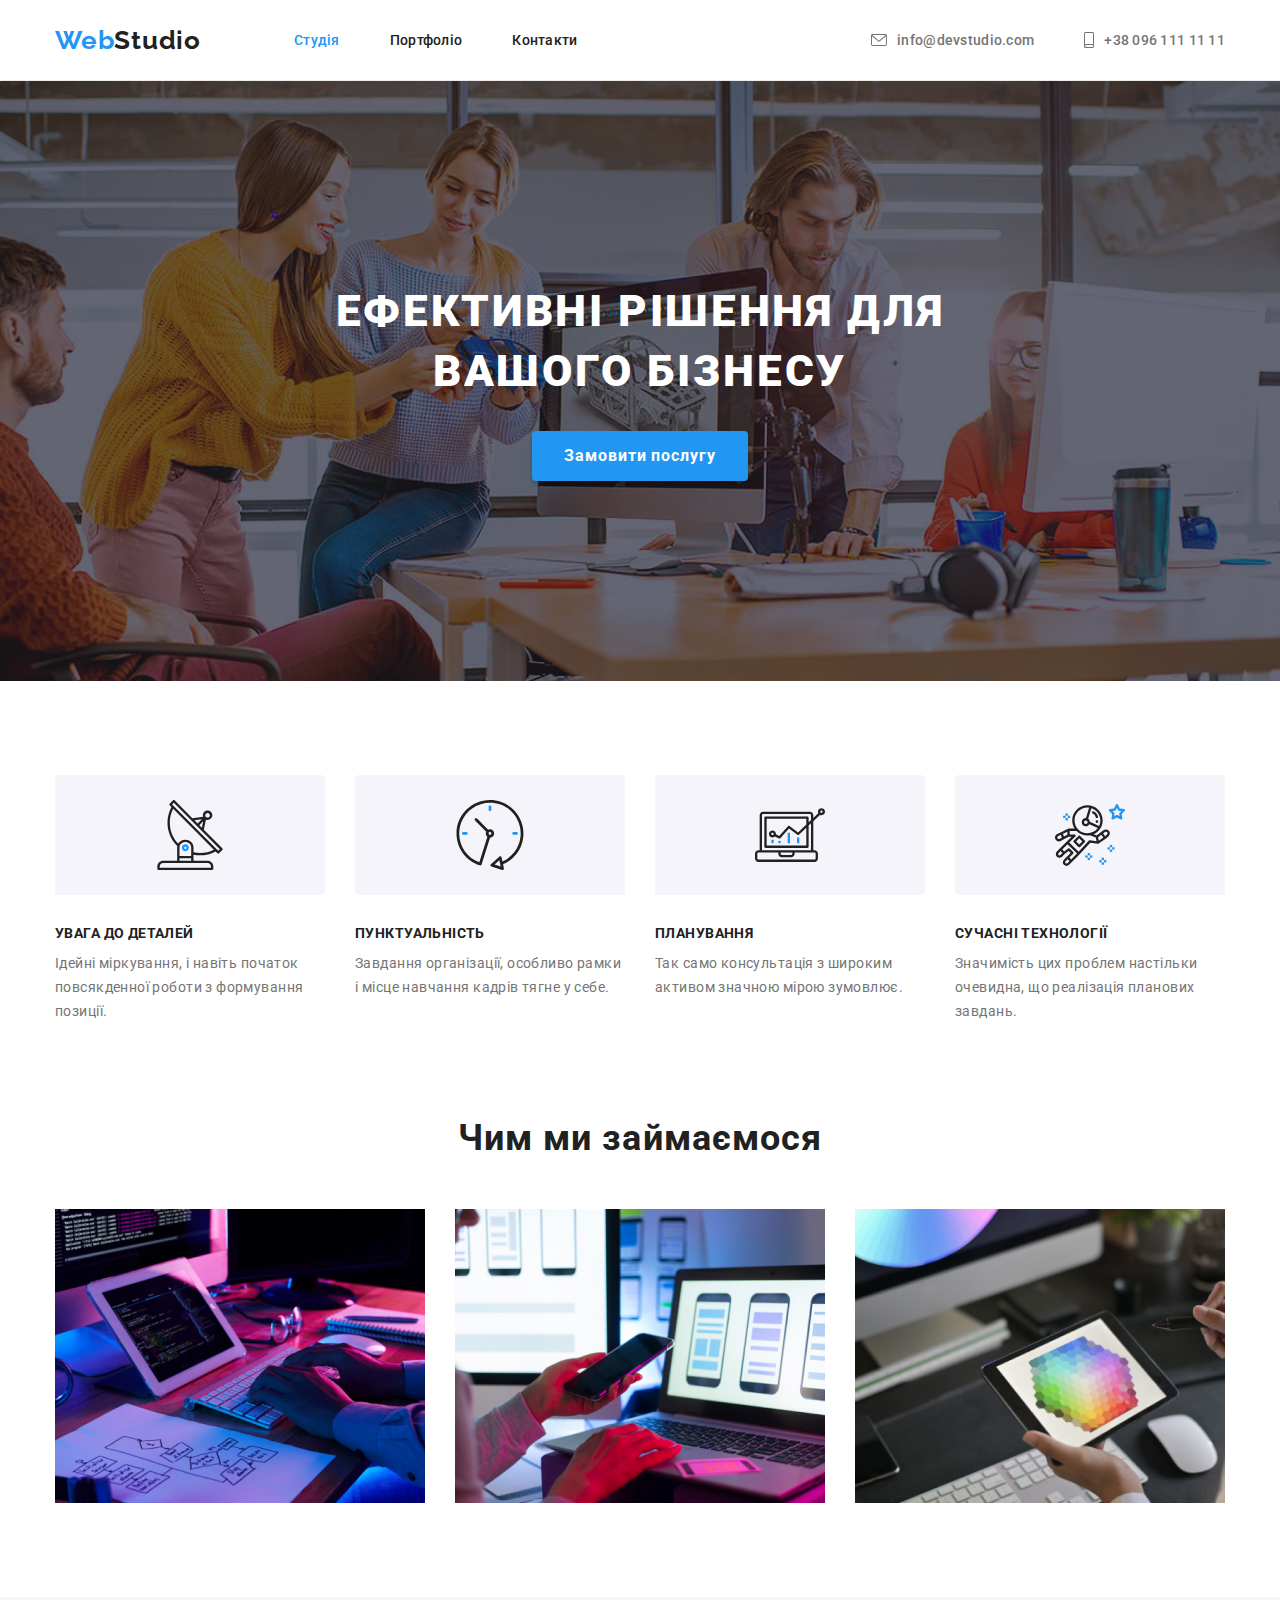
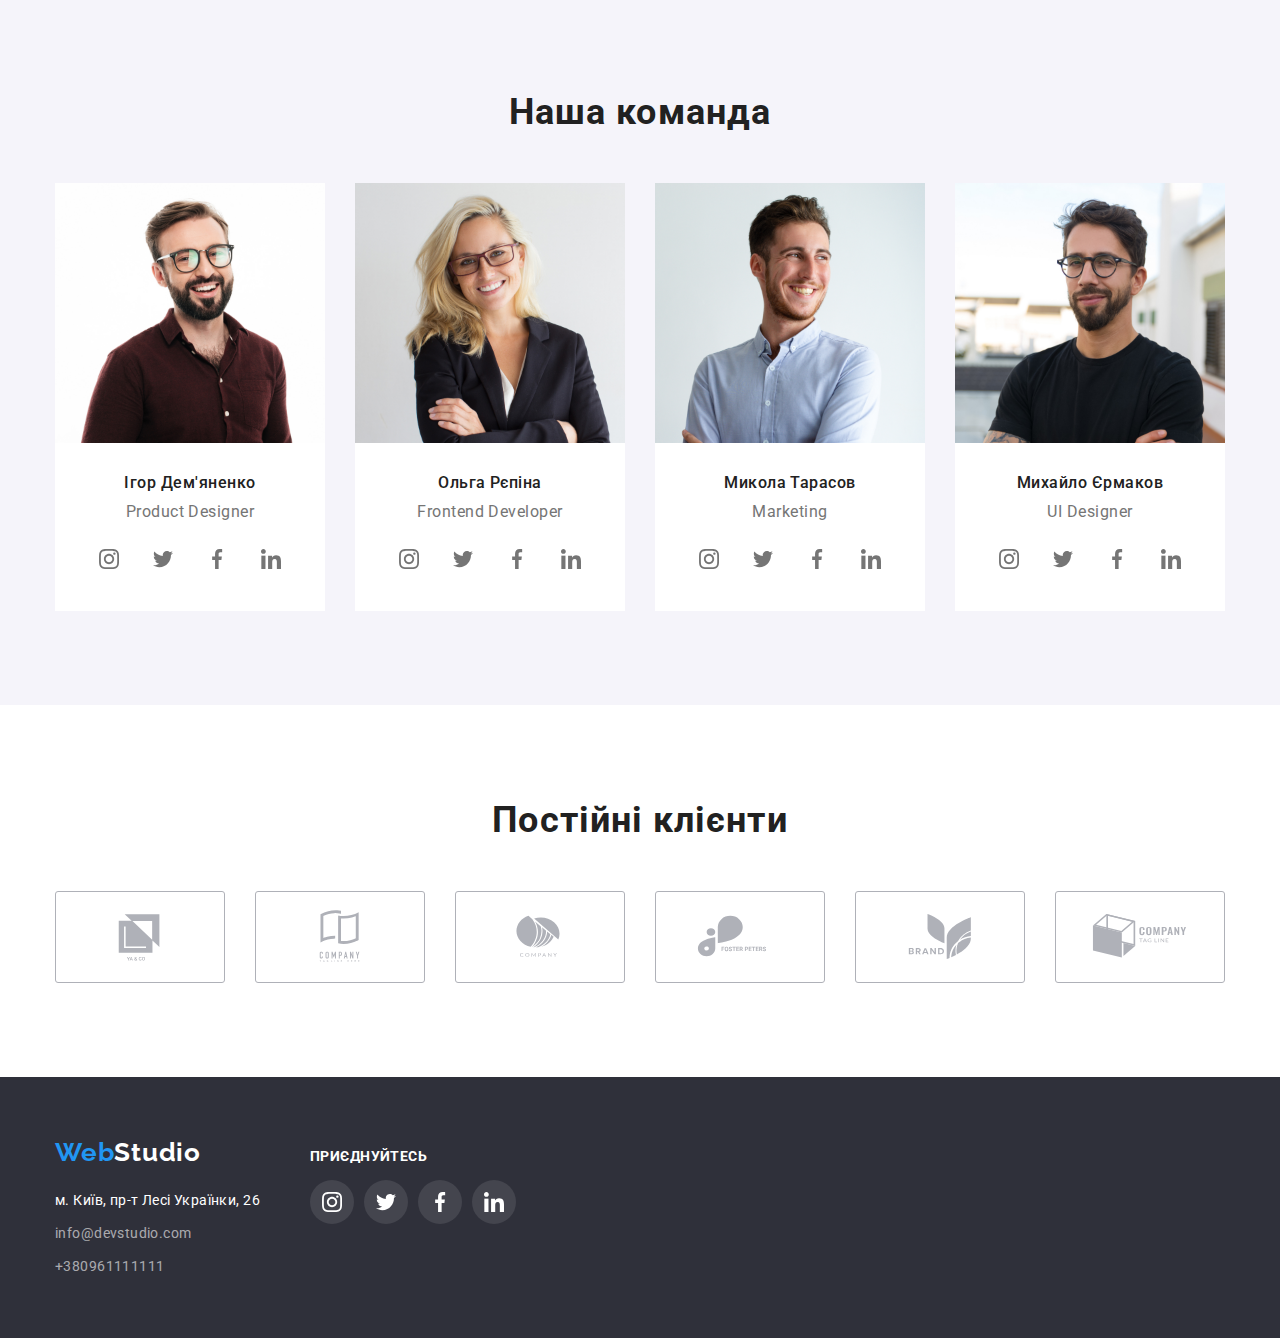
<file: index.html>
<!DOCTYPE html>
<html lang="uk">
<head>
    <meta charset="UTF-8">
    <meta http-equiv="X-UA-Compatible" content="IE=edge">
    <meta name="viewport" content="width=device-width, initial-scale=1.0">
    <link rel="preconnect" href="https://fonts.googleapis.com">
    <link rel="preconnect" href="https://fonts.gstatic.com" crossorigin>
    <link href="https://fonts.googleapis.com/css2?family=Raleway:wght@700&family=Roboto:wght@400;500;700;900&display=swap" rel="stylesheet"> 
    <link rel="stylesheet" href="https://cdnjs.cloudflare.com/ajax/libs/modern-normalize/1.1.0/modern-normalize.min.css">
    <link rel="stylesheet" href="styles/styles.css">
    <title>Website</title>
</head>
<body>
    <header class="page-header">
        <div class="container header-box">
            <a class="logo" href="/"><span class="logo-accent">Web</span><span class="logo-dark">Studio</span></a>            
            <nav class="page-navigation">
                <ul class="list nav-list">
                    <li>
                        <a class="link current" href="./index.html">Студія</a>
                    </li>
                    <li>
                        <a class="link" href="./portfolio.html">Портфоліо</a>
                    </li>
                    <li>
                        <a class="link" href="/">Контакти</a>
                    </li>
                </ul>
            </nav>

            <ul class="list-kontact">
                <li class="contacts-li">
                    <a class="link" href="mailto:info@devstudio.com">
                        <svg class="icon-envelope" width="16" height="12">
                        <use href="./images/symbol-defs.svg#icon-envelope"></use>
                    </svg> info@devstudio.com</a>
                </li>
                <li class="contacts-li">
                    <a class="link" href="tel:+380961111111">
                        <svg class="icon-envelope" width="10" height="16">
                            <use href="./images/symbol-defs.svg#icon-smartphone"></use>
                        </svg> +38 096 111 11 11</a>
                </li>
            </ul>
        </div>
    </header>


    <main>
        <!-- 1 -->
        <section class="hero">
            <div class="container">
                    <h1 class="hero-h1">Ефективні рішення для вашого бізнесу</h1>
                    <button class="hero-button" type="button">Замовити послугу</button>
            </div> 
        </section>

        <!-- 2 -->
                <section class="section feature">
                    <div class="container">
                        <h2 class="title visually-hidden">ВІРТЕ У СЕБЕ</h2>
                        <ul class="list feature-list">
                            <li class="feature-item">
                                <div class="feature-image">
                                    <svg width="70" height="70">
                                        <use href="./images/symbol-defs.svg#icon-antenna-1"></use>
                                    </svg>
                                </div>
                                <h3 class="feature-title">
                                    УВАГА ДО ДЕТАЛЕЙ
                                </h3>
                                <p class="feature-text">
                                    Ідейні міркування, і навіть початок повсякденної роботи з формування позиції. 
                                </p>
                            </li>
                            <li class="feature-item">
                                <div class="feature-image">
                                    <svg width="70" height="70">
                                        <use href="./images/symbol-defs.svg#icon-clock-1"></use>
                                    </svg>
                                </div>
                                <h3 class="feature-title">
                                    ПУНКТУАЛЬНІСТЬ
                                </h3>
                                <p class="feature-text">
                                    Завдання організації, особливо рамки і місце навчання кадрів тягне у себе.
                                </p>
                            </li>
                            <li class="feature-item">
                                <div class="feature-image">
                                    <svg width="70" height="70">
                                        <use href="./images/symbol-defs.svg#icon-diagram-1"></use>
                                    </svg>
                                </div>
                                <h3 class="feature-title">
                                    ПЛАНУВАННЯ
                                </h3>
                                <p class="feature-text">
                                    Так само консультація з широким активом значною мірою зумовлює.
                                </p>
                            </li>
                            <li class="feature-item">
                                <div class="feature-image">
                                    <svg width="70" height="70">
                                        <use href="./images/symbol-defs.svg#icon-astronaut-1"></use>
                                    </svg>
                                </div>
                                <h3 class="feature-title">
                                    СУЧАСНІ ТЕХНОЛОГІЇ
                                </h3>
                                <p class="feature-text">
                                    Значимість цих проблем настільки очевидна, що реалізація планових завдань.
                                </p>
                            </li>
                        </ul>
                    </div>        
        </section>
         

        <!-- 3 -->
        <section class="section about">
            <div class="container">
                    <h2 class="title">
                        Чим ми займаємося
                    </h2>

                    <ul class="list about-list">
                        <li>
                            <img src="images/box_1.jpg" alt="Service 1" width="370" />
                        </li>
                        <li>
                            <img src="images/box_2.jpg" alt="Service 2" width="370" />
                        </li>
                        <li>
                            <img src="images/box_3.jpg" alt="Service 3" width="370" />
                        </li>
                    </ul>
            </div>        
        </section>


        <!-- 4 -->
        <section class="section team">
            <div class="container">
                    <h2 class="title">
                        Наша команда
                    </h2>
                    <ul class="list team-list">
                        <li>
                            <img src="images/img.jpg" alt="men 1" width="270" />
                            <div class="team-humen">
                                    <h3 class="team-title">
                                        Ігор Дем'яненко
                                    </h3>
                                    <p class="team-text">
                                        Product Designer
                                    </p>
                                    <ul class="social-person-list">
                                        <li>
                                            <a class="social-link"href="">
                                                <svg width="20" height="20">
                                                    <use href="./images/symbol-defs.svg#icon-instagram-2"></use>
                                                </svg>
                                            </a>
                                        </li>
                                        <li>
                                            <a class="social-link"href="">
                                                <svg width="20" height="20">
                                                    <use href="./images/symbol-defs.svg#icon-twitter-1"></use>
                                                </svg>
                                            </a>
                                        </li>
                                        <li>
                                            <a class="social-link"href="">
                                                <svg width="20" height="20">
                                                    <use href="./images/symbol-defs.svg#icon-facebook-1"></use>
                                                </svg>
                                            </a>
                                        </li>
                                        <li>
                                            <a class="social-link"href="">
                                                <svg width="20" height="20">
                                                    <use href="./images/symbol-defs.svg#icon-linkedin-1"></use>
                                                </svg>
                                            </a>
                                        </li>
                                    </ul>
                            </div>
                                </li>

                                <li>
                                    <img src="images/img1.jpg" alt="woman 2" width="270" />
                                    <div class="team-humen">
                                        <h3 class="team-title">
                                            Ольга Рєпіна
                                        </h3>
                                        <p class="team-text">
                                            Frontend Developer
                                        </p>
                                        <ul class="social-person-list">
                                            <li>
                                                <a class="social-link"href="">
                                                    <svg width="20" height="20">
                                                        <use href="./images/symbol-defs.svg#icon-instagram-2"></use>
                                                    </svg>
                                                </a>
                                            </li>
                                            <li>
                                                <a class="social-link"href="">
                                                    <svg width="20" height="20">
                                                        <use href="./images/symbol-defs.svg#icon-twitter-1"></use>
                                                    </svg>
                                                </a>
                                            </li>
                                            <li>
                                                <a class="social-link"href="">
                                                    <svg width="20" height="20">
                                                        <use href="./images/symbol-defs.svg#icon-facebook-1"></use>
                                                    </svg>
                                                </a>
                                            </li>
                                            <li>
                                                <a class="social-link"href="">
                                                    <svg width="20" height="20">
                                                        <use href="./images/symbol-defs.svg#icon-linkedin-1"></use>
                                                    </svg>
                                                </a>
                                            </li>
                                        </ul>
                                    </div>
                                </li>

                                <li>
                                    <img src="images/img2.jpg" alt="man 3" width="270" />
                                    <div class="team-humen">
                                        <h3 class="team-title">
                                            Микола Тарасов
                                        </h3>
                                        <p class="team-text">
                                            Marketing
                                        </p>
                                        <ul class="social-person-list">
                                            <li>
                                                <a class="social-link"href="">
                                                    <svg width="20" height="20">
                                                        <use href="./images/symbol-defs.svg#icon-instagram-2"></use>
                                                    </svg>
                                                </a>
                                            </li>
                                            <li>
                                                <a class="social-link"href="">
                                                    <svg width="20" height="20">
                                                        <use href="./images/symbol-defs.svg#icon-twitter-1"></use>
                                                    </svg>
                                                </a>
                                            </li>
                                            <li>
                                                <a class="social-link"href="">
                                                    <svg width="20" height="20">
                                                        <use href="./images/symbol-defs.svg#icon-facebook-1"></use>
                                                    </svg>
                                                </a>
                                            </li>
                                            <li>
                                                <a class="social-link"href="">
                                                    <svg width="20" height="20">
                                                        <use href="./images/symbol-defs.svg#icon-linkedin-1"></use>
                                                    </svg>
                                                </a>
                                            </li>
                                        </ul>
                                    </div>
                                </li>

                                <li>
                                    <img src="images/img3.jpg" alt="man 4" width="270" />
                                    <div class="team-humen">
                                        <h3 class="team-title">
                                            Михайло Єрмаков
                                        </h3>
                                        <p class="team-text">
                                            UI Designer
                                        </p>
                                        <ul class="social-person-list">
                                            <li>
                                                <a class="social-link"href="">
                                                    <svg width="20" height="20">
                                                        <use href="./images/symbol-defs.svg#icon-instagram-2"></use>
                                                    </svg>
                                                </a>
                                            </li>
                                            <li>
                                                <a class="social-link"href="">
                                                    <svg width="20" height="20">
                                                        <use href="./images/symbol-defs.svg#icon-twitter-1"></use>
                                                    </svg>
                                                </a>
                                            </li>
                                            <li>
                                                <a class="social-link"href="">
                                                    <svg width="20" height="20">
                                                        <use href="./images/symbol-defs.svg#icon-facebook-1"></use>
                                                    </svg>
                                                </a>
                                            </li>
                                            <li>
                                                <a class="social-link"href="">
                                                    <svg width="20" height="20">
                                                        <use href="./images/symbol-defs.svg#icon-linkedin-1"></use>
                                                    </svg>
                                                </a>
                                            </li>
                                        </ul>
                                    </div>
                                </li>
                            </div>
                    </ul>
            </div>        
        </section>

        <!-- 5 -->
        <section class="section">
            <div class="container">
                <h2 class="title">
                    Постійні клієнти
                </h2>
                <ul class="list-clients">
                    <li>
                        <a class="clients-link" href="">
                            <svg width="106" height="60">
                                <use href="./images/symbol-defs.svg#icon-Logo1"></use>
                            </svg>
                        </a>
                    </li>
                    <li>
                        <a class="clients-link" href="">
                            <svg width="106" height="60">
                                <use href="./images/symbol-defs.svg#icon-Logo2"></use>
                            </svg>
                        </a>
                    </li>
                    <li>
                        <a class="clients-link" href="">
                            <svg width="106" height="60">
                                <use href="./images/symbol-defs.svg#icon-Logo3"></use>
                            </svg>
                        </a>
                    </li>
                    <li>
                        <a class="clients-link" href="">
                            <svg width="106" height="60">
                                <use href="./images/symbol-defs.svg#icon-Logo4"></use>
                            </svg>
                        </a>
                    </li>
                    <li>
                        <a class="clients-link" href="">
                            <svg width="106" height="60">
                                <use href="./images/symbol-defs.svg#icon-Logo5"></use>
                            </svg>
                        </a>
                    </li>
                    <li>
                        <a class="clients-link" href="">
                            <svg width="106" height="60">
                                <use href="./images/symbol-defs.svg#icon-Logo6"></use>
                            </svg>
                        </a>
                    </li>
                </ul>
            </div>
        </section>
    </main>

    
    <footer class="footer">
        <div class="container">
            <div>
                <a class="logo" href="/"><span class="logo-accent">Web</span><span class="logo-light">Studio</span></a>
                <ul class="list-footer">
                    <li>
                        <address>
                            м. Київ, пр-т Лесі Українки, 26
                        </address>
                    </li>
                    <li class="footer-contacts-li"><a class="link" href="mailto:info@devstudio.com">info@devstudio.com</a></li>
                    <li class="footer-contacts-li"><a class="link" href="tel:+380961111111">+380961111111</a></li>
                </ul>
            </div>
            <div class="footer-social-block">
                <p class="footer-join">
                    Приєднуйтесь
                </p>

                <ul class="social-footer-list">
                    <li>
                        <a class="footer-link" href="">
                            <svg width="20" height="20">
                                <use href="./images/symbol-defs.svg#icon-instagram-2"></use>
                            </svg>
                        </a>
                    </li>
                    <li>
                        <a class="footer-link" href="">
                            <svg width="20" height="20">
                                <use href="./images/symbol-defs.svg#icon-twitter-1"></use>
                            </svg>
                        </a>
                    </li>
                    <li>
                        <a class="footer-link" href="">
                            <svg width="20" height="20">
                                <use href="./images/symbol-defs.svg#icon-facebook-1"></use>
                            </svg>
                        </a>
                    </li>
                    <li>
                        <a class="footer-link" href="">
                            <svg width="20" height="20">
                                <use href="./images/symbol-defs.svg#icon-linkedin-1"></use>
                            </svg>
                        </a>
                    </li>
                </ul>
            </div>
        </div>    
    </footer>
</body>
</html>
</file>
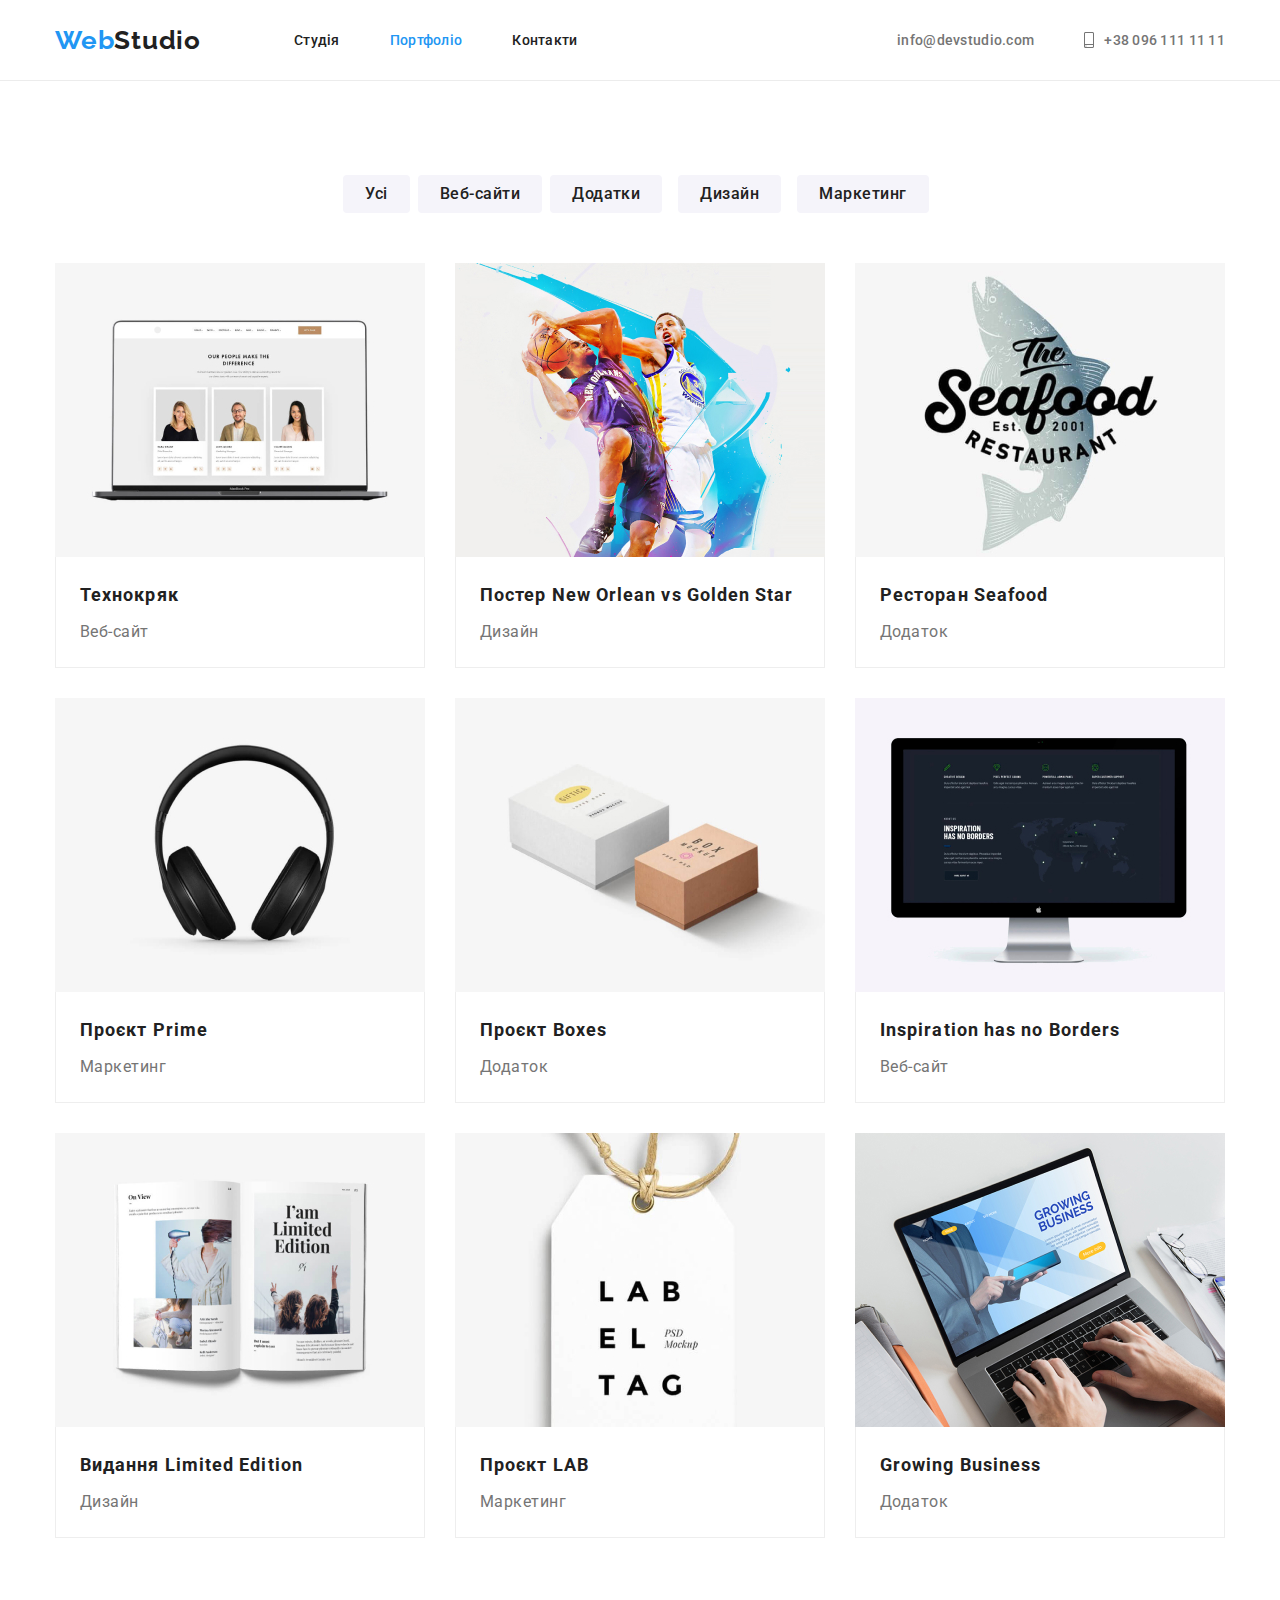
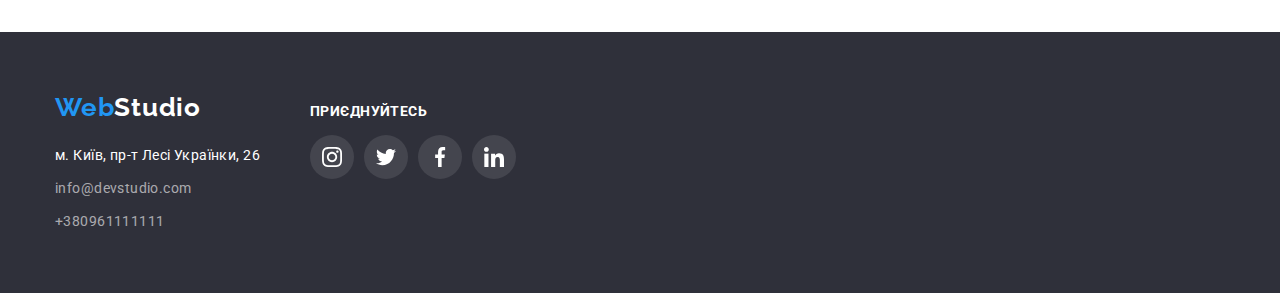
<file: portfolio.html>
<!DOCTYPE html>
<html lang="en">
<head>
    <meta charset="UTF-8">
    <meta http-equiv="X-UA-Compatible" content="IE=edge">
    <meta name="viewport" content="width=device-width, initial-scale=1.0">
    <link rel="preconnect" href="https://fonts.googleapis.com">
    <link rel="preconnect" href="https://fonts.gstatic.com" crossorigin>
    <link href="https://fonts.googleapis.com/css2?family=Raleway:wght@700&family=Roboto:wght@400;500;700;900&display=swap" rel="stylesheet"> 
    <link rel="stylesheet" href="https://cdnjs.cloudflare.com/ajax/libs/modern-normalize/1.1.0/modern-normalize.min.css">
    <link rel="stylesheet" href="styles/styles.css">
    <title>Portfolio</title>
</head>
<body>
    <header class="page-header">
        <div class="container header-box">
            <a class="logo" href="/"><span class="logo-accent">Web</span><span class="logo-dark">Studio</span></a>            
            <nav class="page-navigation">
                <ul class="list nav-list">
                    <li>
                        <a class="link" href="./index.html">Студія</a>
                    </li>
                    <li>
                        <a class="link current" href="./portfolio.html">Портфоліо</a>
                    </li>
                    <li>
                        <a class="link" href="/">Контакти</a>
                    </li>
                </ul>
            </nav>

            <ul class="list-kontact">
                <li class="contacts-li">
                    <a class="link" href="mailto:info@devstudio.com">
                        <svg class="icon-envelope" width="16" height="12">
                        <use href="./images/symbol-defs.svg#icon-envelope-hover"></use>
                    </svg> info@devstudio.com</a>
                </li>
                <li class="contacts-li">
                    <a class="link" href="tel:+380961111111">
                        <svg class="icon-envelope" width="10" height="16">
                            <use href="./images/symbol-defs.svg#icon-smartphone"></use>
                        </svg> +38 096 111 11 11</a>
                </li>
            </ul>
        </div>
    </header>
        
        <main>
            <section class="section section-total">
                <div class="container">
                    <h1 class="visually-hidden">Портфолио</h1>
                    <ul class="list list-filters">
                        <li class="link-item">
                            <button type="button" class="button-port">Усі</button>
                        </li>
                        <li class="link-item">
                            <button type="button" class="button-port">Веб-сайти</button>
                        </li>
                        <li class="link-item">
                            <button type="button" class="button-port">Додатки</button>
                        </li>
                        <li class="link-item">
                            <button type="button" class="button-port">Дизайн</button>
                        </li>
                        <li class="link-item">
                            <button type="button" class="button-port">Маркетинг</button>
                        </li>
                    </ul>

                <ul class="list portfolio-container">
                    <li class="portfolio-item">
                        <a class="portfolio-link link" href="#">
                            <img src="images/tehnokrak.jpg" alt="" width="370" />
                            <div class="picture">
                            <h2 class="portfolio-title">Технокряк</h3>
                            <p class="portfolio-text">Веб-сайт</p>
                        </div>
                        </a>
                    </li>
                    <li class="portfolio-item">
                        <a class="portfolio-link link" href="#">
                            <img src="images/poster.jpg" alt="" width="370" />
                            <div class="picture">
                            <h2 class="portfolio-title">Постер New Orlean vs Golden Star</h3>
                                <p class="portfolio-text">Дизайн</p>
                            </div>
                        </a>
                    </li>
                    <li class="portfolio-item">
                        <a class="portfolio-link link" href="#">
                            <img src="images/restoran.jpg" alt="" width="370" />
                            <div class="picture">
                            <h2 class="portfolio-title">Ресторан Seafood</h3>
                            <p class="portfolio-text">Додаток</p>
                        </div>
                    </a>
                    </li>
                    <li class="portfolio-item">
                        <a class="portfolio-link link" href="#">
                            <img src="images/headness.jpg" alt="" width="370" />
                            <div class="picture">
                            <h2 class="portfolio-title">Проєкт Prime</h3>
                            <p class="portfolio-text">Маркетинг</p>
                            </div>
                        </a> 
                    </li>
                    <li class="portfolio-item">
                        <a class="portfolio-link link" href="#">
                            <img src="images/boxes.jpg" alt="" width="370" />
                            <div class="picture">
                            <h2 class="portfolio-title">Проєкт Boxes</h3>
                            <p class="portfolio-text">Додаток</p>
                            </div>
                        </a>
                    </li>
                    <li class="portfolio-item">
                        <a class="portfolio-link link" href="#">
                            <img src="images/monitor.jpg" alt="" width="370" />
                            <div class="picture">
                            <h2 class="portfolio-title">Inspiration has no Borders</h3>
                            <p class="portfolio-text">Веб-сайт</p>
                            </div>
                        </a>
                    </li>
                    <li class="portfolio-item">
                        <a class="portfolio-link link" href="#">
                            <img src="images/book.jpg" alt="" width="370" />
                            <div class="picture">
                            <h2 class="portfolio-title">Видання Limited Edition</h3>
                            <p class="portfolio-text">Дизайн</p>
                            </div>
                        </a>
                    </li>
                    <li class="portfolio-item">
                        <a class="portfolio-link link" href="#">
                            <img src="images/layba.jpg" alt="" width="370" />
                            <div class="picture">
                            <h2 class="portfolio-title">Проєкт LAB</h3>
                            <p class="portfolio-text">Маркетинг</p>
                            </div>
                        </a>
                    </li>
                    <li class="portfolio-item">
                        <a class="portfolio-link link" href="#">
                            <img src="images/noutbook.jpg" alt="" width="370" />
                            <div class="picture">
                            <h2 class="portfolio-title">Growing Business</h3>
                            <p class="portfolio-text">Додаток</p>
                            </div>
                        </a>
                    </li>
                </ul>
                </div>
            </section>
        </main>


        <footer class="footer">
            <div class="container">
                <div>
                    <a class="logo" href="/"><span class="logo-accent">Web</span><span class="logo-light">Studio</span></a>
                    <ul class="list-footer">
                        <li>
                            <address>
                                м. Київ, пр-т Лесі Українки, 26
                            </address>
                        </li>
                        <li class="footer-contacts-li"><a class="link" href="mailto:info@devstudio.com">info@devstudio.com</a></li>
                        <li class="footer-contacts-li"><a class="link" href="tel:+380961111111">+380961111111</a></li>
                    </ul>
                </div>
                <div class="footer-social-block">
                    <p class="footer-join">
                        Приєднуйтесь
                    </p>
    
                    <ul class="social-footer-list">
                        <li>
                            <a class="footer-link" href="">
                                <svg width="20" height="20">
                                    <use href="./images/symbol-defs.svg#icon-instagram-2"></use>
                                </svg>
                            </a>
                        </li>
                        <li>
                            <a class="footer-link" href="">
                                <svg width="20" height="20">
                                    <use href="./images/symbol-defs.svg#icon-twitter-1"></use>
                                </svg>
                            </a>
                        </li>
                        <li>
                            <a class="footer-link" href="">
                                <svg width="20" height="20">
                                    <use href="./images/symbol-defs.svg#icon-facebook-1"></use>
                                </svg>
                            </a>
                        </li>
                        <li>
                            <a class="footer-link" href="">
                                <svg width="20" height="20">
                                    <use href="./images/symbol-defs.svg#icon-linkedin-1"></use>
                                </svg>
                            </a>
                        </li>
                    </ul>
                </div>
            </div>    
        </footer>
</body>
</html>
</file>
<file: styles/styles.css>
:root {
    --accent-color: #2196F3;
    --title-color: #212121; 
    --text-color: #757575; 
   } 

   h1, h2, h3, h4, p {
    margin-top: 0;
    margin-bottom: 0;
   }

   ul {
    margin: 0;
    padding: 0;
   }

img {
    display: block;
}

p {font-size: 1.2em;}

.page-header {
    border-bottom: 1px solid #ECECEC;

}

.page-header > * {
    flex: 1;
}

.container-header {
    width: 1200px;
    padding-left: 15px;
    padding-right: 15px;
    margin-left: auto;
    margin-right: auto;
    display: flex;
    flex-direction: row;

}

.container {
    width: 1200px;
    padding: 0px 15px;
    margin-left: auto;
    margin-right: auto;
}


.header-box {
    display: flex;
    align-items: center;
}

.visually-hidden {
    position: absolute;
    white-space: nowrap;
    width: 1px;
    height: 1px;
    overflow: hidden;
    border: 0;
    padding: 0;
    clip: rect(0 0 0 0);
    clip-path: inset(50%);
    margin: -1px;
}

.link.current {
    color: var(--accent-color);
}

.link {
    text-decoration: none;
}

.portfolio-link {
    display: block;
}

.portfolio-link:focus, .portfolio-link:hover {
    box-shadow: 0px 1px 1px rgba(0, 0, 0, 0.12), 0px 4px 4px rgba(0, 0, 0, 0.06), 1px 4px 6px rgba(0, 0, 0, 0.16);
}

.icon-envelope {
    color: #757575;
    margin-right: 10px;
}

.list {
    list-style: none;
    padding: 0;
    margin: 0;
    display: flex;
    gap: 30px;
}

.feature-list {
    display: flex;
    gap: 30px;
}

.nav-list {
    display: flex;
    gap: 50px;
}

.list-kontact {
    list-style: none;
    display: flex;
    gap: 50px;
    margin-left: auto;
}

.list-kontact li {
    gap: 50px;
}

.list-kontact a {
    color: var(--text-color);
    fill: var(--text-color);
    padding: 32px 0;
    display: flex;
    align-items: center;
}

.list-kontact a:hover {
    color: var(--accent-color);
    fill: var(--accent-color);
}

.list-kontact a:focus {
    color: var(--accent-color);
    fill: var(--accent-color);
}

.contacts-li {
    font-family: 'Roboto';
    font-style: normal;
    font-weight: 500;
    font-size: 14px;
    line-height: 16px;
    letter-spacing: 0.02em;
}

img {
    display: block;
}

body {
    font-family: 'Roboto', sans-seerif;
    font-size: 16px; 
    letter-spacing:0.03em; 
    color: var(--text-color);
    color: var(--primary-text-color);
    background-color: var(--primary-white-color);

}

.logo {
    text-decoration: none;
    font-family: 'Raleway';
    font-style: normal;
    font-weight: 700;
    font-size: 26px;
    line-height: 31px;
    letter-spacing: 0.03em;
    color: var(--accent-color);
}

.logo-dark {
    color: var(--title-color);
    }

.page-navigation {
    font-family: 'Roboto';
    font-style: normal;
    font-weight: 500;
    font-size: 14px;
    line-height: 16px;
    letter-spacing: 0.02em;
    color: var(--title-color);
    margin-left: 93px;
}

.page-navigation a {
    color: var(--title-color);
    padding-top: 32px;
    padding-bottom: 32px;
    display: inline-block;
}
.page-navigation a:hover, .page-navigation a:focus {
    color: var(--accent-color);
}

.contacts-li {
    font-family: 'Roboto';
    font-style: normal;
    font-weight: 500;
    font-size: 14px;
    line-height: 16px;
    letter-spacing: 0.02em;
    color: var(--text-color);
}

.hero-button {
    font-family: 'Roboto';
    font-weight: 700;
    font-size: 16px;
    line-height: 30px;
    letter-spacing: 0.06em;
    color: #FFFFFF;
    cursor: pointer;
    background: var(--accent-color); 
    box-shadow: 0px 4px 4px rgba(0, 0, 0, 0.15);
    border-radius: 4px;
    padding: 10px;
    border: 0px;
    width: 216px;
}

.hero-button:hover, .hero-button:focus {
    background-color: #188CE8;
}

.button-port:hover, .button-port:focus {
        background-color: #2196F3;
        box-shadow: 0px 3px 1px rgba(0 0 0 / 10%),
        0px 1px 2px rgba(0 0 0 / 8%), 0px 2px 2px rgba(0 0 0 / 12%);
        color: #FFFF;
}

.button-port {
    font-family: 'Roboto';
    font-style: normal;
    font-weight: 500;
    font-size: 16px;
    line-height: 26px;
    text-align: center;
    letter-spacing: 0.03em;
    cursor: pointer;
    color: var(--title-color);
    background: #F5F4FA;
    border-radius: 4px;
    border: 0px;
    padding: 6px 22px;
    
}


.hero {
    background-image: linear-gradient(  rgba(47, 48, 58, 0.4),   rgba(47, 48, 58, 0.4)), url(../images/backgraund.jpg);
    background-color: #2F303A;
    text-align: center;
    display: flex;
    align-items: center;
    padding-top: 200px;
    padding-bottom: 200px;
    background-repeat: no-repeat;
    background-position: center;
    background-size: 1600px;
}

.hero h1 {
    width: 700px;
    margin: 0 auto 30px auto;
    
}

.feature-image {
    width: 270px;
    height: 120px;
    display: flex;
    align-items: center;
    justify-content: center;
    text-align: center;
    margin-bottom: 30px;
    background-color: #F5F4FA;
    border-radius: 4px;
}

.feature-title {
    font-weight: 700;
    font-size: 14px;
    line-height: 16px;
    letter-spacing: 0.03em;
    text-transform: uppercase;
    color: var(--title-color);
    margin-bottom: 10px;
}

.feature-text  {
    font-size: 14px;
    line-height: 24px;
    letter-spacing: 0.03em;
    color: var(--text-color)}

.hero-h1 {
    font-family: 'Roboto';
    font-style: normal;
    font-weight: 900;
    font-size: 44px;
    line-height: 60px;
    text-align: center;
    letter-spacing: 0.06em;
    text-transform: uppercase;
    color: #FFFFFF;
}

h1 {
    font-family: 'Roboto';
    font-style: normal;
    font-weight: 900;
    font-size: 44px;
    line-height: 60px;
    text-align: center;
    letter-spacing: 0.06em;
    text-transform: uppercase;
    color: #aea4a4;
}

.link-item:nth-last-child(-n + 3) {
    margin-right: 8px; 
}

.portfolio-title {
    font-weight: 700;
    font-size: 18px;
    line-height: 36px;
    letter-spacing: 0.06em;
    color: var(--title-color);
    margin-top: 0;
    margin-bottom: 4px;
}

.portfolio-text {
    font-size: 16px;
    line-height: 30px;
    letter-spacing: 0.03em;
    color: var(--text-color);
    margin: 0;
}

.title {
    font-weight: 700;
    font-size: 36px;
    line-height: 42px;
    text-align: center;
    letter-spacing: 0.03em;
    color: var(--title-color);
    margin-bottom: 50px;
}

.team-title {
    font-weight: 500;
    font-size: 16px;
    line-height: 19px;
    text-align: center;
    letter-spacing: 0.03em;
    color: var(--title-color);
    margin-bottom: 10px;
}

.team-text {
    font-size: 16px;
    line-height: 19px;
    text-align: center;
    letter-spacing: 0.03em;
    color: var(--text-color);
}

.team {
    background: #F5F4FA;
}

.footer {
    font-family: 'Roboto';
    font-style: normal;
    font-weight: 400;
    font-size: 14px;
    line-height: 24px;
    letter-spacing: 0.03em;
    background: #2F303A;
    color: white;
    padding-top: 60px;
    padding-bottom: 60px;
}
.footer .container {
    display: flex;
    align-items: baseline;
}

.footer-contacts-li a {
    color: rgba(255,255,255,0.6);
}

.footer-contacts-li {
    margin-top: 9px;
}

.footer-contacts-li a:hover {
    color: var(--accent-color);
}

.footer-contacts-li a:focus {
    color: var(--accent-color);
}

.footer-social-block {
    margin-left: 50px;
}

.footer-social-block h2 {
    color: #ffffff;
}

.list-footer {
    list-style: none;
    padding: 0;
    margin: 0;
    margin-top: 20px;
}

.footer-join {
    text-transform: uppercase;
    font-family: 'Roboto';
    font-style: normal;
    font-weight: 700;
    font-size: 14px;
    line-height: 16px;
    letter-spacing: 0.03em;
    text-transform: uppercase;
    color: #FFFFFF;
}

address {
    font-style: normal;
}

.logo-light { 
    color: #ffffff;
} 


.portfolio-container {
    display: flex;
    flex-wrap: wrap;
    gap: 30px;
}

.list-filters {
    display: flex;
    gap: 8px;
    align-items: center;
    justify-content: center;
    margin-bottom: 50px;
}

.picture {
    padding: 20px 24px;
    border-left: 1px solid #eeeeee;
    border-right: 1px solid #eeeeee;
    border-bottom: 1px solid #eeeeee;
}


.portfolio-item:nth-child(3n) {  
    margin-right: 0;
}

.portfolio-item:nth-last-child(-n + 3) { 
     margin-bottom: 0;
}

.team-list li {
    width: 270px;
    gap: 30px;
}

.section {
    padding-bottom: 94px;
    padding-top: 94px;
}

.section.about {
    padding-top: 0;
}

.section-total {
    padding-top: 94px;
    padding-bottom: 94px;
}

.feature-item {
    width: 270px;
}

.about-list {
    display: flex;
    gap: 30px;
}

.team-humen {
    padding: 30px;
    background-color: white;
}

.social-list_item-link {
    display: inline-block;
    width: 50px;
    height: 50px;   
}

.list-clients {
    display: flex;
    justify-content: center;
    list-style: none;
}

.list-clients li {
    width: 170px;
    height: 92px;
    margin-right: 30px;
    
}

.clients-link {
    height: 100%;
    width: 100%;
    fill: #AFB1B8;
    border: 1px solid #AFB1B8;
    border-radius: 3px;
    display: flex;
    justify-content: center;
    align-items: center;
}

.clients-link:focus {
    border-color: var(--accent-color);
    fill: #2196F3;
}

.clients-link:hover {
    border-color: var(--accent-color);
    fill: #2196F3;
}

.list-clients li:last-child {
    margin-right: 0px;
}


.social-person-list {
    list-style: none;
    display: flex;
    justify-content: center;
    align-items: center;
    margin-top: 16px;
}

.social-person-list li {
    width: 44px;
    height: 44px;
    margin-right: 10px;
}

.social-link {
    width: 100%;
    height: 100%;
    fill: var(--text-color);
    display: flex;
    justify-content: center;
    align-items: center;
    border-radius: 50%;
}

.social-person-list li:last-child {
    margin-right: 0px;
}



.social-link:hover, .social-link:focus {
    background: #2196F3;;
    fill: #FFFF;
}


.social-footer-list {
    list-style: none;
    display: flex;
    justify-content: center;
    align-items: center;
    margin-top: 16px;
}

.social-footer-list li {
    width: 44px;
    height: 44px;
    margin-right: 10px;
}

.footer-link {
    width: 100%;
    height: 100%;
    fill: #ffffff;
    display: flex;
    justify-content: center;
    align-items: center;
    background: rgba(255,255,255,0.1);
    border-radius: 50%;
}

.social-footer-list li:last-child {
    margin-right: 0px;
}

.footer-link:focus, .footer-link:hover {
    background-color: var(--accent-color);
}
</file>
